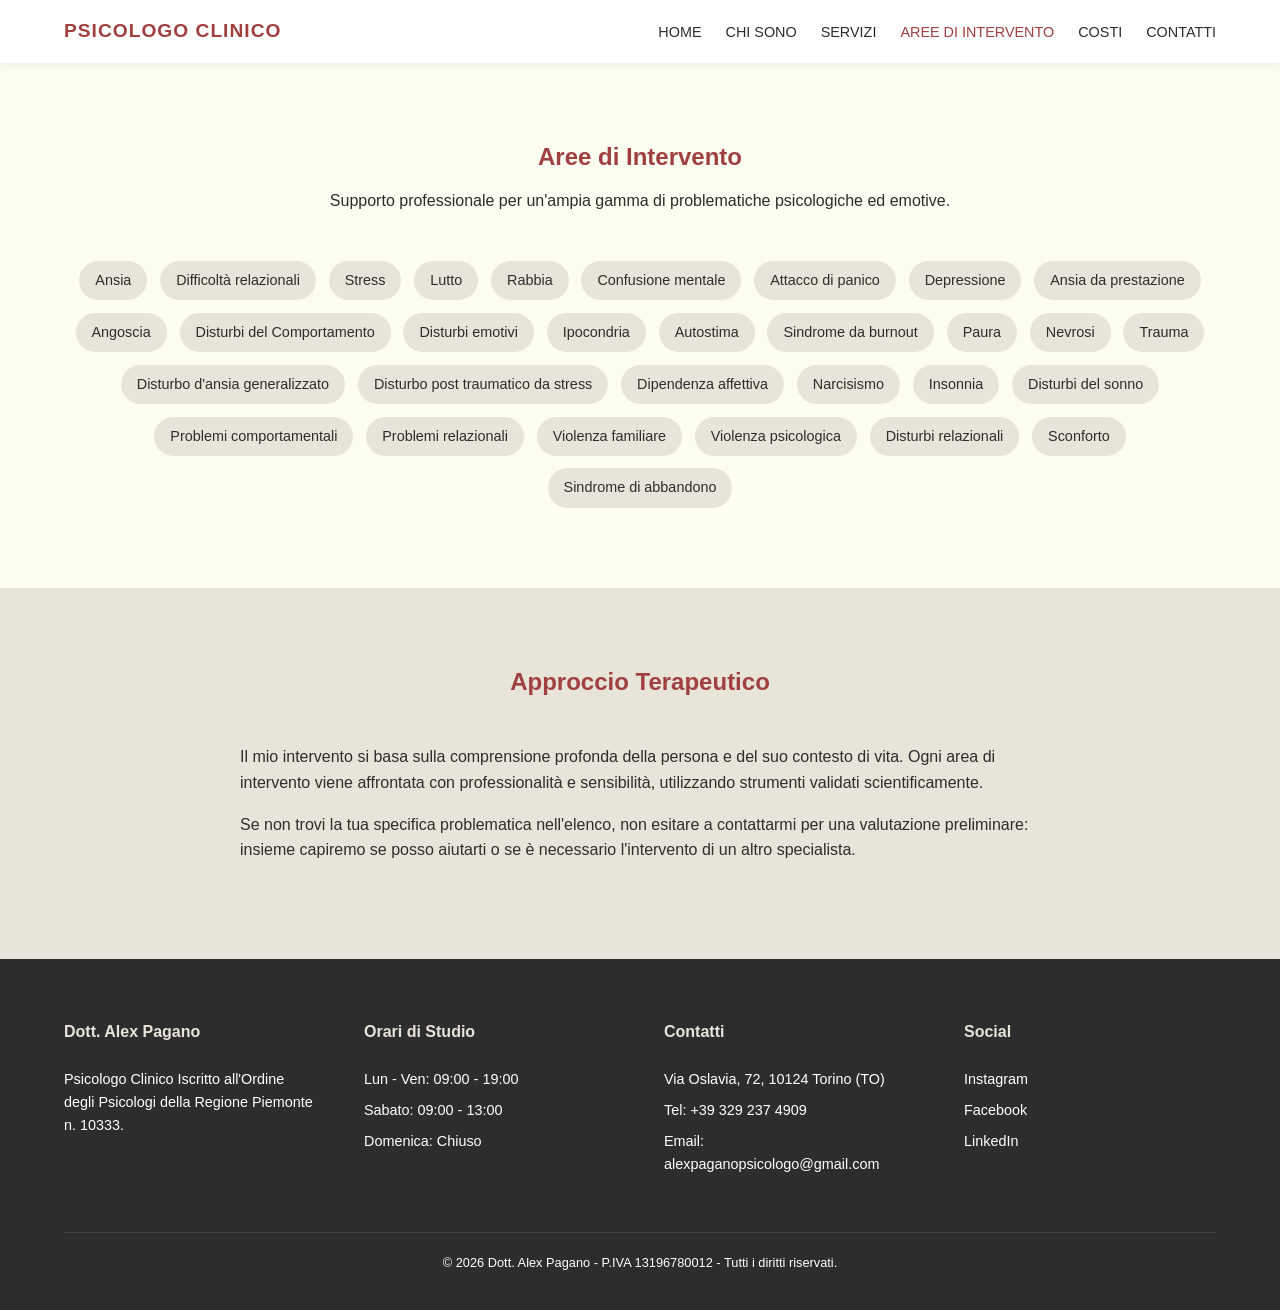
<file: aree_intervento.html>
<!DOCTYPE html>
<html lang="it">
<head>
    <meta charset="UTF-8">
    <meta name="viewport" content="width=device-width, initial-scale=1.0">
    <title>Aree di Intervento | Dott. Mario Rossi - Psicologo Clinico</title>
    <link rel="stylesheet" href="style.css">
</head>
<body>

    <nav class="navbar">
        <div class="logo">Psicologo Clinico</div>
        <ul class="nav-links">
            <li><a href="index.html">Home</a></li>
            <li><a href="chi_sono.html">Chi Sono</a></li>
            <li><a href="servizi.html">Servizi</a></li>
            <li><a href="aree_intervento.html" class="active">Aree di Intervento</a></li>
            <li><a href="costi.html">Costi</a></li>
            <li><a href="contatti.html">Contatti</a></li>
        </ul>
    </nav>

    <section>
        <div class="section-title">
            <h1>Aree di Intervento</h1>
            <p>Supporto professionale per un'ampia gamma di problematiche psicologiche ed emotive.</p>
        </div>
        <div class="tag-cloud">
            <span class="tag">Ansia</span>
            <span class="tag">Difficoltà relazionali</span>
            <span class="tag">Stress</span>
            <span class="tag">Lutto</span>
            <span class="tag">Rabbia</span>
            <span class="tag">Confusione mentale</span>
            <span class="tag">Attacco di panico</span>
            <span class="tag">Depressione</span>
            <span class="tag">Ansia da prestazione</span>
            <span class="tag">Angoscia</span>
            <span class="tag">Disturbi del Comportamento</span>
            <span class="tag">Disturbi emotivi</span>
            <span class="tag">Ipocondria</span>
            <span class="tag">Autostima</span>
            <span class="tag">Sindrome da burnout</span>
            <span class="tag">Paura</span>
            <span class="tag">Nevrosi</span>
            <span class="tag">Trauma</span>
            <span class="tag">Disturbo d'ansia generalizzato</span>
            <span class="tag">Disturbo post traumatico da stress</span>
            <span class="tag">Dipendenza affettiva</span>
            <span class="tag">Narcisismo</span>
            <span class="tag">Insonnia</span>
            <span class="tag">Disturbi del sonno</span>
            <span class="tag">Problemi comportamentali</span>
            <span class="tag">Problemi relazionali</span>
            <span class="tag">Violenza familiare</span>
            <span class="tag">Violenza psicologica</span>
            <span class="tag">Disturbi relazionali</span>
            <span class="tag">Sconforto</span>
            <span class="tag">Sindrome di abbandono</span>
        </div>
    </section>

    <section style="background-color: var(--secondary-color);">
        <div class="section-title">
            <h2>Approccio Terapeutico</h2>
        </div>
        <div style="max-width: 800px; margin: 0 auto;">
            <p>Il mio intervento si basa sulla comprensione profonda della persona e del suo contesto di vita. Ogni area di intervento viene affrontata con professionalità e sensibilità, utilizzando strumenti validati scientificamente.</p>
            <p>Se non trovi la tua specifica problematica nell'elenco, non esitare a contattarmi per una valutazione preliminare: insieme capiremo se posso aiutarti o se è necessario l'intervento di un altro specialista.</p>
        </div>
    </section>

   <footer>
        <div class="footer-grid">
            <div class="footer-col">
                <h4>Dott. Alex Pagano</h4>
                <p>Psicologo Clinico Iscritto all'Ordine degli Psicologi della Regione Piemonte n. 10333.</p>
            </div>
            <div class="footer-col">
                <h4>Orari di Studio</h4>
                <ul>
                    <li>Lun - Ven: 09:00 - 19:00</li>
                    <li>Sabato: 09:00 - 13:00</li>
                    <li>Domenica: Chiuso</li>
                </ul>
            </div>
            <div class="footer-col">
                <h4>Contatti</h4>
                <p>Via Oslavia, 72, 10124 Torino (TO)</p>
                <p>Tel: +39 329 237 4909</p>
                <p>Email: alexpaganopsicologo@gmail.com</p>
            </div>
            <div class="footer-col">
                <h4>Social</h4>
                <ul>
                    <li><a href="#">Instagram</a></li>
                    <li><a href="#">Facebook</a></li>
                    <li><a href="#">LinkedIn</a></li>
                </ul>
            </div>
        </div>
        <div class="footer-bottom">
            <p>&copy; 2026 Dott. Alex Pagano - P.IVA 13196780012 - Tutti i diritti riservati.</p>
        </div>
    </footer>
</body>
</html>
</file>
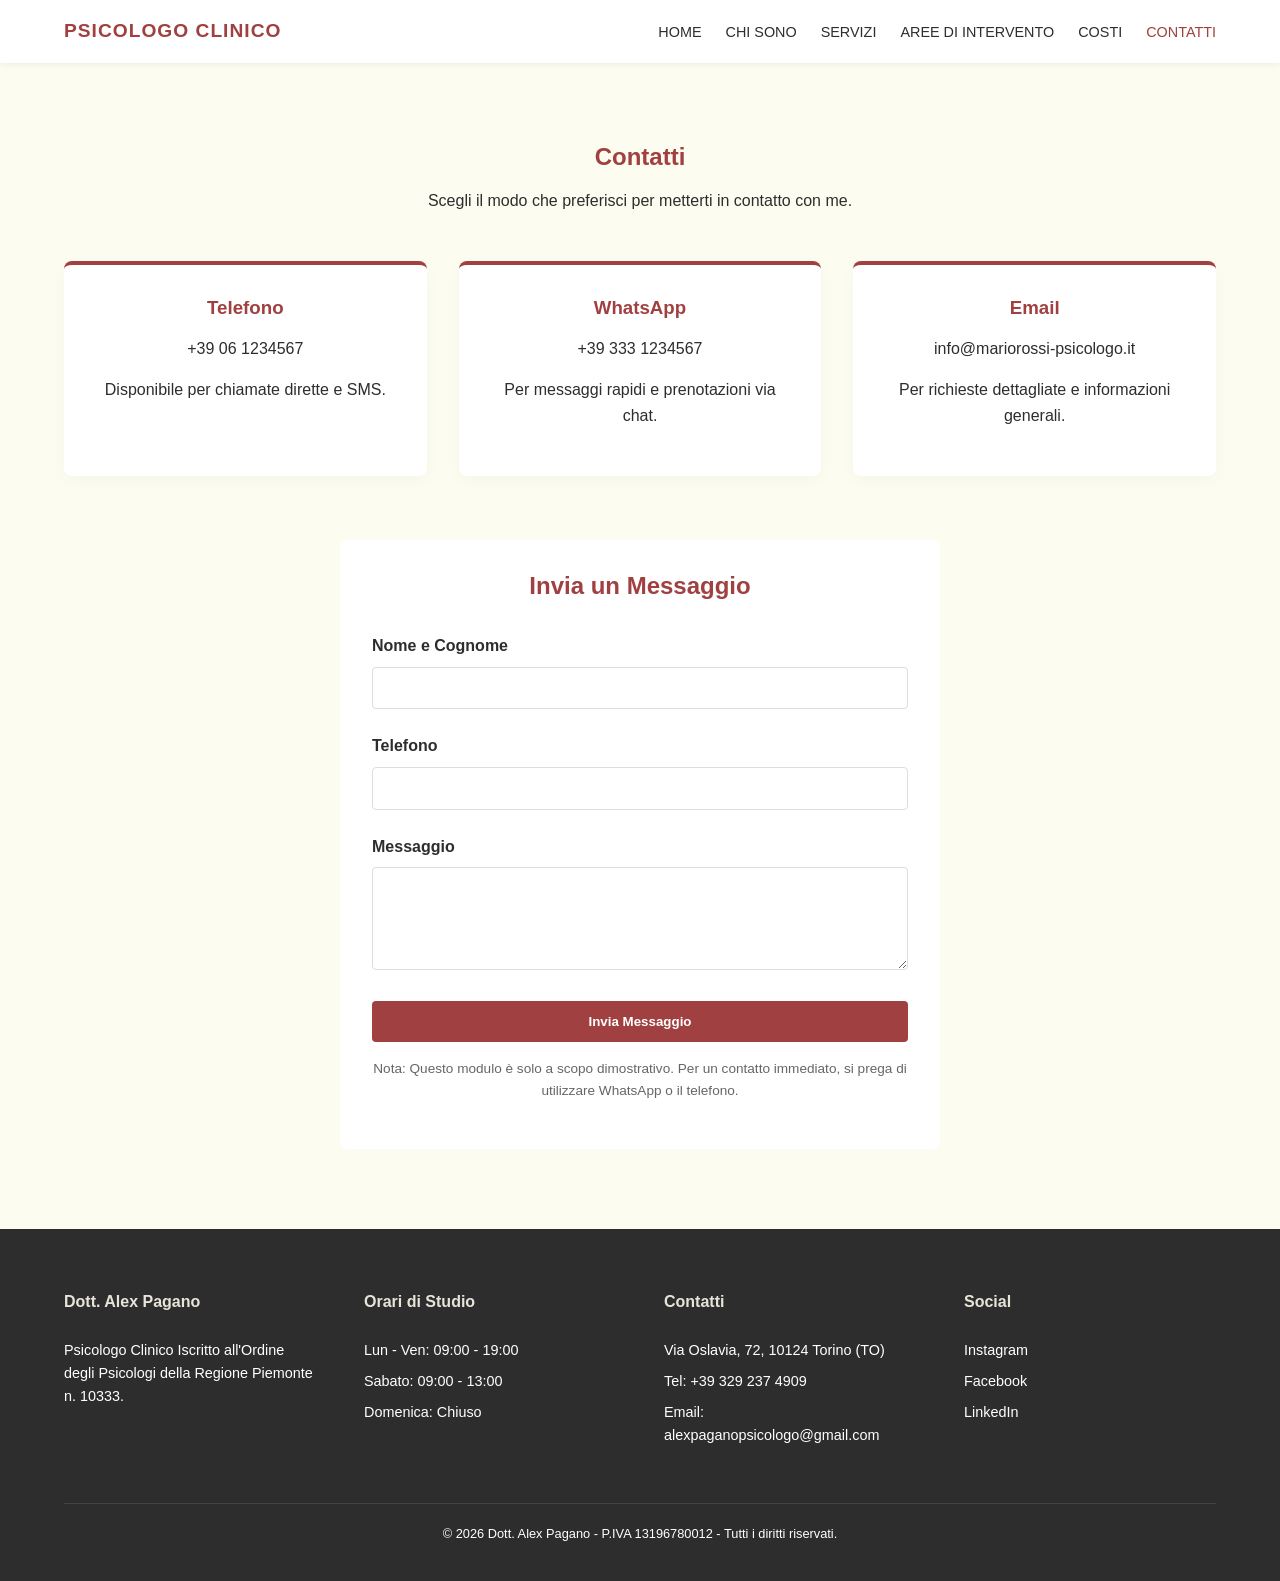
<file: contatti.html>
<!DOCTYPE html>
<html lang="it">
<head>
    <meta charset="UTF-8">
    <meta name="viewport" content="width=device-width, initial-scale=1.0">
    <title>Contatti | Dott. Mario Rossi - Psicologo Clinico</title>
    <link rel="stylesheet" href="style.css">
</head>
<body>

    <nav class="navbar">
        <div class="logo">Psicologo Clinico</div>
        <ul class="nav-links">
            <li><a href="index.html">Home</a></li>
            <li><a href="chi_sono.html">Chi Sono</a></li>
            <li><a href="servizi.html">Servizi</a></li>
            <li><a href="aree_intervento.html">Aree di Intervento</a></li>
            <li><a href="costi.html">Costi</a></li>
            <li><a href="contatti.html" class="active">Contatti</a></li>
        </ul>
    </nav>

    <section>
        <div class="section-title">
            <h1>Contatti</h1>
            <p>Scegli il modo che preferisci per metterti in contatto con me.</p>
        </div>
        <div class="grid" style="margin-bottom: 4rem;">
            <div class="card" style="text-align: center;">
                <h3>Telefono</h3>
                <p>+39 06 1234567</p>
                <p>Disponibile per chiamate dirette e SMS.</p>
            </div>
            <div class="card" style="text-align: center;">
                <h3>WhatsApp</h3>
                <p>+39 333 1234567</p>
                <p>Per messaggi rapidi e prenotazioni via chat.</p>
            </div>
            <div class="card" style="text-align: center;">
                <h3>Email</h3>
                <p>info@mariorossi-psicologo.it</p>
                <p>Per richieste dettagliate e informazioni generali.</p>
            </div>
        </div>

        <div class="contact-form">
            <h2 style="text-align: center; margin-bottom: 2rem;">Invia un Messaggio</h2>
            <form action="#">
                <div class="form-group">
                    <label for="name">Nome e Cognome</label>
                    <input type="text" id="name" name="name" required>
                </div>
                <div class="form-group">
                    <label for="phone">Telefono</label>
                    <input type="tel" id="phone" name="phone" required>
                </div>
                <div class="form-group">
                    <label for="message">Messaggio</label>
                    <textarea id="message" name="message" rows="5" required></textarea>
                </div>
                <button type="submit" class="btn" style="width: 100%;">Invia Messaggio</button>
                <p class="form-note">Nota: Questo modulo è solo a scopo dimostrativo. Per un contatto immediato, si prega di utilizzare WhatsApp o il telefono.</p>
            </form>
        </div>
    </section>

    <footer>
        <div class="footer-grid">
            <div class="footer-col">
                <h4>Dott. Alex Pagano</h4>
                <p>Psicologo Clinico Iscritto all'Ordine degli Psicologi della Regione Piemonte n. 10333.</p>
            </div>
            <div class="footer-col">
                <h4>Orari di Studio</h4>
                <ul>
                    <li>Lun - Ven: 09:00 - 19:00</li>
                    <li>Sabato: 09:00 - 13:00</li>
                    <li>Domenica: Chiuso</li>
                </ul>
            </div>
            <div class="footer-col">
                <h4>Contatti</h4>
                <p>Via Oslavia, 72, 10124 Torino (TO)</p>
                <p>Tel: +39 329 237 4909</p>
                <p>Email: alexpaganopsicologo@gmail.com</p>
            </div>
            <div class="footer-col">
                <h4>Social</h4>
                <ul>
                    <li><a href="#">Instagram</a></li>
                    <li><a href="#">Facebook</a></li>
                    <li><a href="#">LinkedIn</a></li>
                </ul>
            </div>
        </div>
        <div class="footer-bottom">
            <p>&copy; 2026 Dott. Alex Pagano - P.IVA 13196780012 - Tutti i diritti riservati.</p>
        </div>
    </footer>
</body>
</html>
</file>
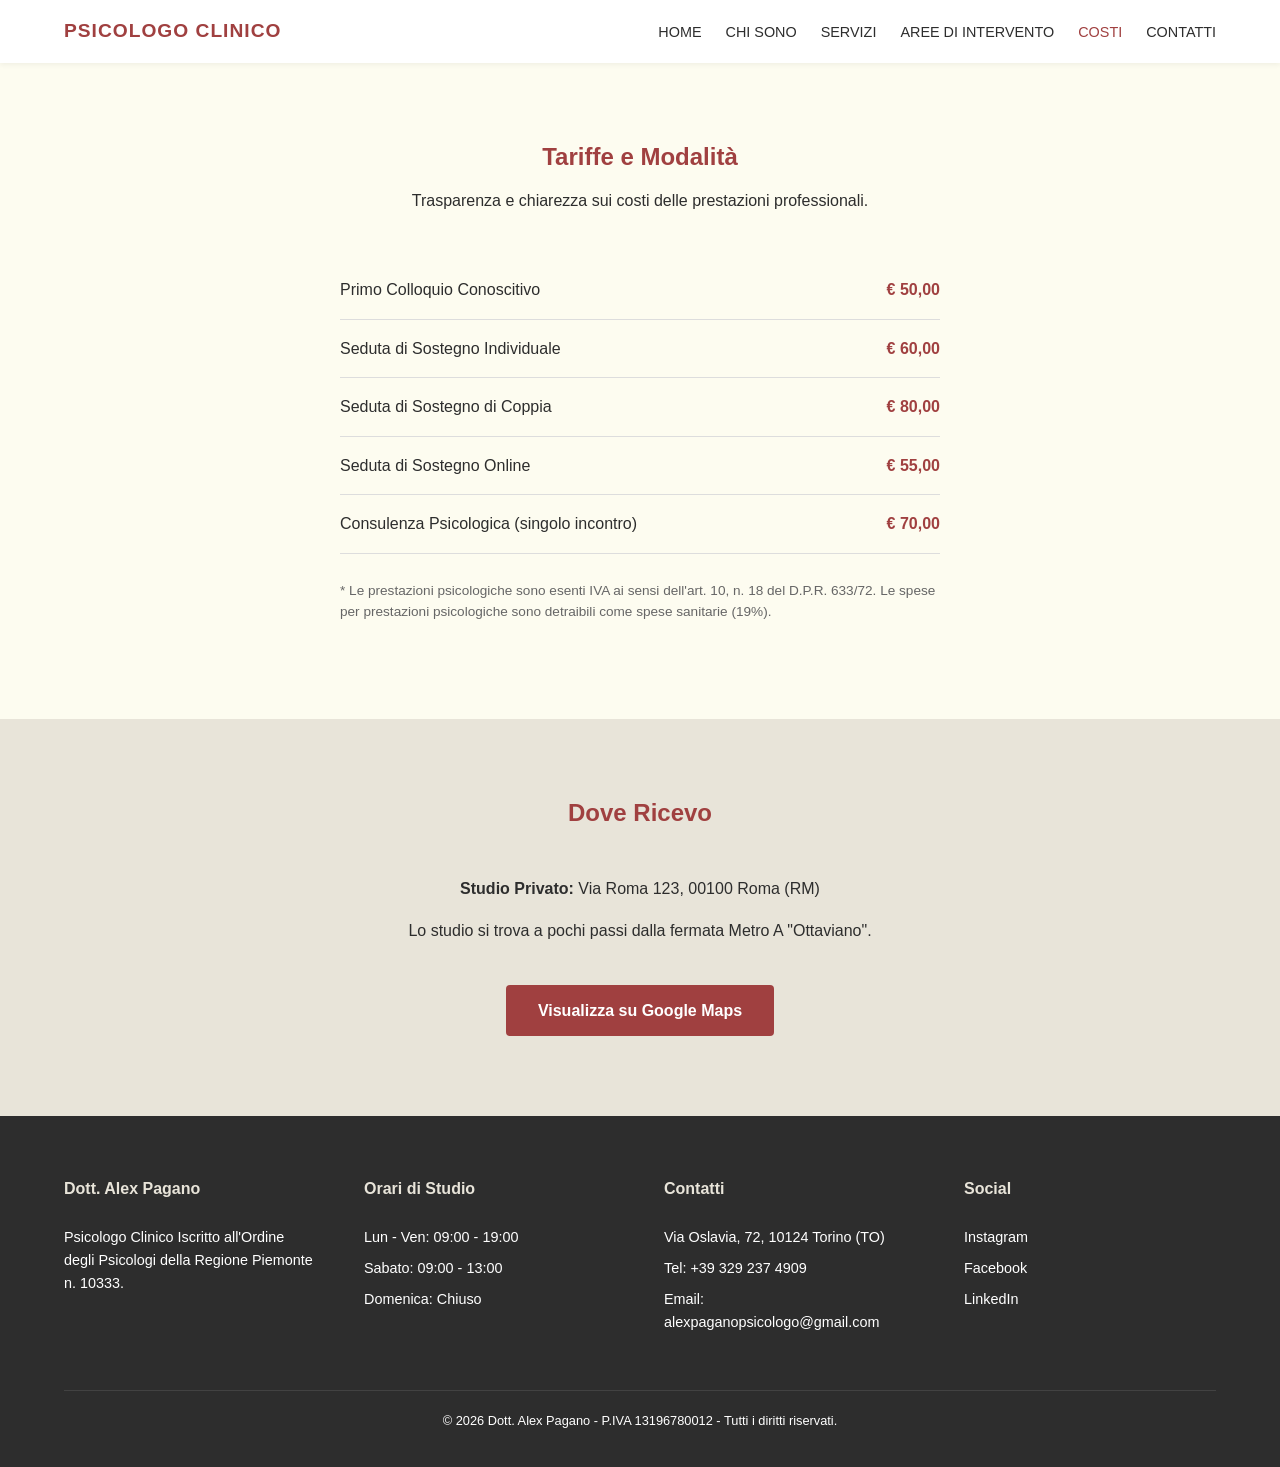
<file: costi.html>
<!DOCTYPE html>
<html lang="it">
<head>
    <meta charset="UTF-8">
    <meta name="viewport" content="width=device-width, initial-scale=1.0">
    <title>Costi | Dott. Mario Rossi - Psicologo Clinico</title>
    <link rel="stylesheet" href="style.css">
</head>
<body>

    <nav class="navbar">
        <div class="logo">Psicologo Clinico</div>
        <ul class="nav-links">
            <li><a href="index.html">Home</a></li>
            <li><a href="chi_sono.html">Chi Sono</a></li>
            <li><a href="servizi.html">Servizi</a></li>
            <li><a href="aree_intervento.html">Aree di Intervento</a></li>
            <li><a href="costi.html" class="active">Costi</a></li>
            <li><a href="contatti.html">Contatti</a></li>
        </ul>
    </nav>

    <section>
        <div class="section-title">
            <h1>Tariffe e Modalità</h1>
            <p>Trasparenza e chiarezza sui costi delle prestazioni professionali.</p>
        </div>
        <div style="max-width: 600px; margin: 0 auto;">
            <div class="cost-item">
                <span>Primo Colloquio Conoscitivo</span>
                <span class="cost-price">€ 50,00</span>
            </div>
            <div class="cost-item">
                <span>Seduta di Sostegno Individuale</span>
                <span class="cost-price">€ 60,00</span>
            </div>
            <div class="cost-item">
                <span>Seduta di Sostegno di Coppia</span>
                <span class="cost-price">€ 80,00</span>
            </div>
            <div class="cost-item">
                <span>Seduta di Sostegno Online</span>
                <span class="cost-price">€ 55,00</span>
            </div>
            <div class="cost-item">
                <span>Consulenza Psicologica (singolo incontro)</span>
                <span class="cost-price">€ 70,00</span>
            </div>
            <br>
            <p style="font-size: 0.85rem; color: #666;">* Le prestazioni psicologiche sono esenti IVA ai sensi dell'art. 10, n. 18 del D.P.R. 633/72. Le spese per prestazioni psicologiche sono detraibili come spese sanitarie (19%).</p>
        </div>
    </section>

    <section style="background-color: var(--secondary-color);">
        <div class="section-title">
            <h2>Dove Ricevo</h2>
        </div>
        <div style="text-align: center;">
            <p><strong>Studio Privato:</strong> Via Roma 123, 00100 Roma (RM)</p>
            <p>Lo studio si trova a pochi passi dalla fermata Metro A "Ottaviano".</p>
            <br>
            <a href="https://www.google.com/maps/search/Via+Roma+123+Roma" target="_blank" class="btn">Visualizza su Google Maps</a>
        </div>
    </section>
<footer>
        <div class="footer-grid">
            <div class="footer-col">
                <h4>Dott. Alex Pagano</h4>
                <p>Psicologo Clinico Iscritto all'Ordine degli Psicologi della Regione Piemonte n. 10333.</p>
            </div>
            <div class="footer-col">
                <h4>Orari di Studio</h4>
                <ul>
                    <li>Lun - Ven: 09:00 - 19:00</li>
                    <li>Sabato: 09:00 - 13:00</li>
                    <li>Domenica: Chiuso</li>
                </ul>
            </div>
            <div class="footer-col">
                <h4>Contatti</h4>
                <p>Via Oslavia, 72, 10124 Torino (TO)</p>
                <p>Tel: +39 329 237 4909</p>
                <p>Email: alexpaganopsicologo@gmail.com</p>
            </div>
            <div class="footer-col">
                <h4>Social</h4>
                <ul>
                    <li><a href="#">Instagram</a></li>
                    <li><a href="#">Facebook</a></li>
                    <li><a href="#">LinkedIn</a></li>
                </ul>
            </div>
        </div>
        <div class="footer-bottom">
            <p>&copy; 2026 Dott. Alex Pagano - P.IVA 13196780012 - Tutti i diritti riservati.</p>
        </div>
    </footer>

</body>
</html>
</file>
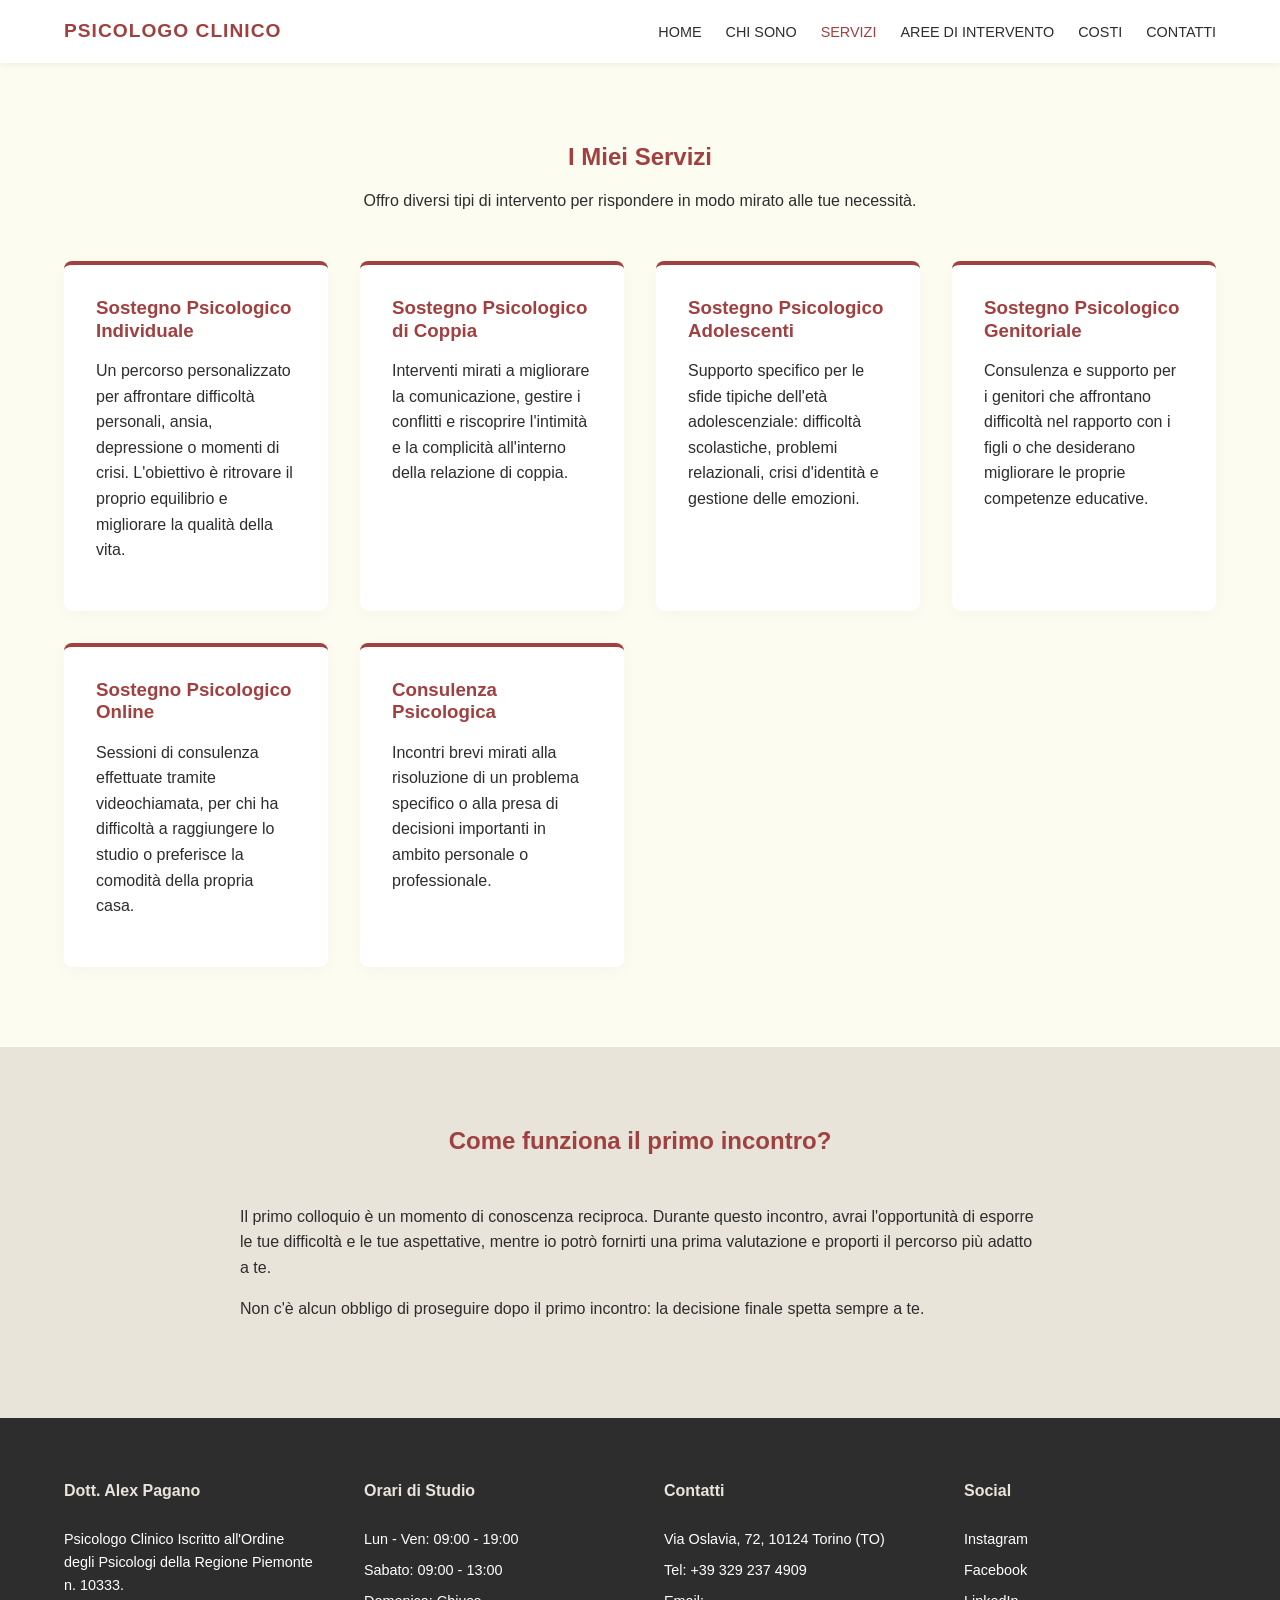
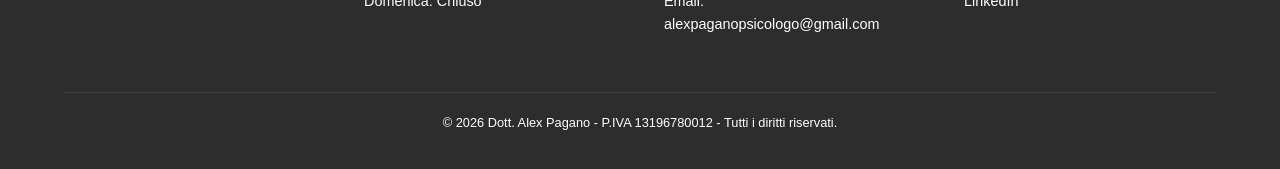
<file: servizi.html>
<!DOCTYPE html>
<html lang="it">
<head>
    <meta charset="UTF-8">
    <meta name="viewport" content="width=device-width, initial-scale=1.0">
    <title>Servizi | Dott. Mario Rossi - Psicologo Clinico</title>
    <link rel="stylesheet" href="style.css">
</head>
<body>

    <nav class="navbar">
        <div class="logo">Psicologo Clinico</div>
        <ul class="nav-links">
            <li><a href="index.html">Home</a></li>
            <li><a href="chi_sono.html">Chi Sono</a></li>
            <li><a href="servizi.html" class="active">Servizi</a></li>
            <li><a href="aree_intervento.html">Aree di Intervento</a></li>
            <li><a href="costi.html">Costi</a></li>
            <li><a href="contatti.html">Contatti</a></li>
        </ul>
    </nav>

    <section>
        <div class="section-title">
            <h1>I Miei Servizi</h1>
            <p>Offro diversi tipi di intervento per rispondere in modo mirato alle tue necessità.</p>
        </div>
        <div class="grid">
            <div class="card">
                <h3>Sostegno Psicologico Individuale</h3>
                <p>Un percorso personalizzato per affrontare difficoltà personali, ansia, depressione o momenti di crisi. L'obiettivo è ritrovare il proprio equilibrio e migliorare la qualità della vita.</p>
            </div>
            <div class="card">
                <h3>Sostegno Psicologico di Coppia</h3>
                <p>Interventi mirati a migliorare la comunicazione, gestire i conflitti e riscoprire l'intimità e la complicità all'interno della relazione di coppia.</p>
            </div>
            <div class="card">
                <h3>Sostegno Psicologico Adolescenti</h3>
                <p>Supporto specifico per le sfide tipiche dell'età adolescenziale: difficoltà scolastiche, problemi relazionali, crisi d'identità e gestione delle emozioni.</p>
            </div>
            <div class="card">
                <h3>Sostegno Psicologico Genitoriale</h3>
                <p>Consulenza e supporto per i genitori che affrontano difficoltà nel rapporto con i figli o che desiderano migliorare le proprie competenze educative.</p>
            </div>
            <div class="card">
                <h3>Sostegno Psicologico Online</h3>
                <p>Sessioni di consulenza effettuate tramite videochiamata, per chi ha difficoltà a raggiungere lo studio o preferisce la comodità della propria casa.</p>
            </div>
            <div class="card">
                <h3>Consulenza Psicologica</h3>
                <p>Incontri brevi mirati alla risoluzione di un problema specifico o alla presa di decisioni importanti in ambito personale o professionale.</p>
            </div>
        </div>
    </section>

    <section style="background-color: var(--secondary-color);">
        <div class="section-title">
            <h2>Come funziona il primo incontro?</h2>
        </div>
        <div style="max-width: 800px; margin: 0 auto;">
            <p>Il primo colloquio è un momento di conoscenza reciproca. Durante questo incontro, avrai l'opportunità di esporre le tue difficoltà e le tue aspettative, mentre io potrò fornirti una prima valutazione e proporti il percorso più adatto a te.</p>
            <p>Non c'è alcun obbligo di proseguire dopo il primo incontro: la decisione finale spetta sempre a te.</p>
        </div>
    </section>
<footer>
        <div class="footer-grid">
            <div class="footer-col">
                <h4>Dott. Alex Pagano</h4>
                <p>Psicologo Clinico Iscritto all'Ordine degli Psicologi della Regione Piemonte n. 10333.</p>
            </div>
            <div class="footer-col">
                <h4>Orari di Studio</h4>
                <ul>
                    <li>Lun - Ven: 09:00 - 19:00</li>
                    <li>Sabato: 09:00 - 13:00</li>
                    <li>Domenica: Chiuso</li>
                </ul>
            </div>
            <div class="footer-col">
                <h4>Contatti</h4>
                <p>Via Oslavia, 72, 10124 Torino (TO)</p>
                <p>Tel: +39 329 237 4909</p>
                <p>Email: alexpaganopsicologo@gmail.com</p>
            </div>
            <div class="footer-col">
                <h4>Social</h4>
                <ul>
                    <li><a href="#">Instagram</a></li>
                    <li><a href="#">Facebook</a></li>
                    <li><a href="#">LinkedIn</a></li>
                </ul>
            </div>
        </div>
        <div class="footer-bottom">
            <p>&copy; 2026 Dott. Alex Pagano - P.IVA 13196780012 - Tutti i diritti riservati.</p>
        </div>
    </footer>

</body>
</html>
</file>
<file: style.css>
/* 
   Palette:
   - Sfondo: #FDFCF0 (Crema)
   - Testo: #2D2D2D (Scuro)
   - Accento: #A04040 (Rosso Caldo)
   - Secondario: #E8E4D9 (Beige)
*/

:root {
    --bg-color: #FDFCF0;
    --text-color: #2D2D2D;
    --accent-color: #A04040;
    --accent-hover: #803030;
    --secondary-color: #E8E4D9;
    --white: #ffffff;
    --font-main: -apple-system, BlinkMacSystemFont, "Segoe UI", Roboto, Helvetica, Arial, sans-serif, "Apple Color Emoji", "Segoe UI Emoji", "Segoe UI Symbol";
}

* {
    margin: 0;
    padding: 0;
    box-sizing: border-box;
}

body {
    font-family: var(--font-main);
    line-height: 1.6;
    color: var(--text-color);
    background-color: var(--bg-color);
}

/* Typography */
h1, h2, h3 {
    line-height: 1.2;
    margin-bottom: 1rem;
    color: var(--accent-color);
}

p {
    margin-bottom: 1rem;
}

a {
    text-decoration: none;
    color: inherit;
    transition: 0.3s;
}

/* Navbar */
.navbar {
    background-color: var(--white);
    padding: 1rem 5%;
    display: flex;
    justify-content: space-between;
    align-items: center;
    position: sticky;
    top: 0;
    z-index: 1000;
    box-shadow: 0 2px 5px rgba(0,0,0,0.05);
}

.logo {
    font-weight: bold;
    font-size: 1.2rem;
    color: var(--accent-color);
    text-transform: uppercase;
    letter-spacing: 1px;
}

.nav-links {
    display: flex;
    list-style: none;
}

.nav-links li {
    margin-left: 1.5rem;
}

.nav-links a {
    font-size: 0.9rem;
    font-weight: 500;
    text-transform: uppercase;
}

.nav-links a:hover, .nav-links a.active {
    color: var(--accent-color);
}

/* Hero */
.hero {
    padding: 100px 5%;
    text-align: center;
    background: linear-gradient(rgba(253, 252, 240, 0.8), rgba(253, 252, 240, 0.8)), url('images/hero.jpg');
    background-size: cover;
    background-position: center;
}

.hero h1 {
    font-size: 2.5rem;
    margin-bottom: 1.5rem;
}

.hero p {
    font-size: 1.2rem;
    max-width: 700px;
    margin: 0 auto 2rem;
}

.btn {
    display: inline-block;
    padding: 0.8rem 2rem;
    background-color: var(--accent-color);
    color: var(--white);
    border-radius: 4px;
    font-weight: bold;
    transition: 0.3s;
    border: none;
    cursor: pointer;
}

.btn:hover {
    background-color: var(--accent-hover);
    transform: translateY(-2px);
}

/* Sections */
section {
    padding: 80px 5%;
}

.section-title {
    text-align: center;
    margin-bottom: 3rem;
}

.grid {
    display: grid;
    grid-template-columns: repeat(auto-fit, minmax(250px, 1fr));
    gap: 2rem;
}

.card {
    background-color: var(--white);
    padding: 2rem;
    border-radius: 8px;
    box-shadow: 0 4px 15px rgba(0,0,0,0.03);
    transition: 0.3s;
    border-top: 4px solid var(--accent-color);
}

.card:hover {
    transform: translateY(-5px);
    box-shadow: 0 6px 20px rgba(0,0,0,0.06);
}

/* Why Section */
.why-list {
    max-width: 800px;
    margin: 0 auto;
}

.why-item {
    display: flex;
    align-items: flex-start;
    margin-bottom: 2rem;
}

.why-icon {
    background-color: var(--accent-color);
    color: var(--white);
    width: 40px;
    height: 40px;
    border-radius: 50%;
    display: flex;
    align-items: center;
    justify-content: center;
    flex-shrink: 0;
    margin-right: 1.5rem;
    font-weight: bold;
}

/* Reviews */
.reviews-grid {
    display: grid;
    grid-template-columns: repeat(auto-fit, minmax(200px, 1fr));
    gap: 2rem;
}

.review-card {
    font-style: italic;
    background-color: var(--secondary-color);
    padding: 1.5rem;
    border-radius: 8px;
    position: relative;
}

.review-card::before {
    content: '"';
    font-size: 3rem;
    color: var(--accent-color);
    opacity: 0.2;
    position: absolute;
    top: 0;
    left: 10px;
}

/* CTA */
.cta-section {
    background-color: var(--accent-color);
    color: var(--white);
    text-align: center;
    padding: 60px 5%;
}

.cta-section h2 {
    color: var(--white);
}

.btn-white {
    background-color: var(--white);
    color: var(--accent-color);
}

.btn-white:hover {
    background-color: var(--bg-color);
}

/* Footer */
footer {
    background-color: var(--text-color);
    color: var(--white);
    padding: 60px 5% 20px;
}

.footer-grid {
    display: grid;
    grid-template-columns: repeat(auto-fit, minmax(200px, 1fr));
    gap: 3rem;
    margin-bottom: 3rem;
}

.footer-col h4 {
    margin-bottom: 1.5rem;
    color: var(--secondary-color);
}

.footer-col p, .footer-col li {
    font-size: 0.9rem;
    margin-bottom: 0.5rem;
    list-style: none;
}

.footer-bottom {
    text-align: center;
    padding-top: 20px;
    border-top: 1px solid rgba(255,255,255,0.1);
    font-size: 0.8rem;
}

/* Forms */
.contact-form {
    max-width: 600px;
    margin: 0 auto;
    background: var(--white);
    padding: 2rem;
    border-radius: 8px;
}

.form-group {
    margin-bottom: 1.5rem;
}

.form-group label {
    display: block;
    margin-bottom: 0.5rem;
    font-weight: bold;
}

.form-group input, .form-group textarea {
    width: 100%;
    padding: 0.8rem;
    border: 1px solid #ddd;
    border-radius: 4px;
}

.form-note {
    font-size: 0.85rem;
    color: #666;
    margin-top: 1rem;
    text-align: center;
}

/* Responsive */
@media (max-width: 768px) {
    .navbar {
        flex-direction: column;
        padding: 1rem;
    }
    .nav-links {
        margin-top: 1rem;
        flex-wrap: wrap;
        justify-content: center;
    }
    .nav-links li {
        margin: 0.5rem;
    }
    .hero h1 {
        font-size: 1.8rem;
    }
}

/* Specific Page Styles */
.profile-img {
    width: 100%;
    max-width: 400px;
    border-radius: 8px;
    margin-bottom: 2rem;
}

.tag-cloud {
    display: flex;
    flex-wrap: wrap;
    gap: 0.8rem;
    justify-content: center;
}

.tag {
    background-color: var(--secondary-color);
    padding: 0.5rem 1rem;
    border-radius: 20px;
    font-size: 0.9rem;
}

.cost-item {
    display: flex;
    justify-content: space-between;
    padding: 1rem 0;
    border-bottom: 1px solid #ddd;
}

.cost-price {
    font-weight: bold;
    color: var(--accent-color);
}
</file>
